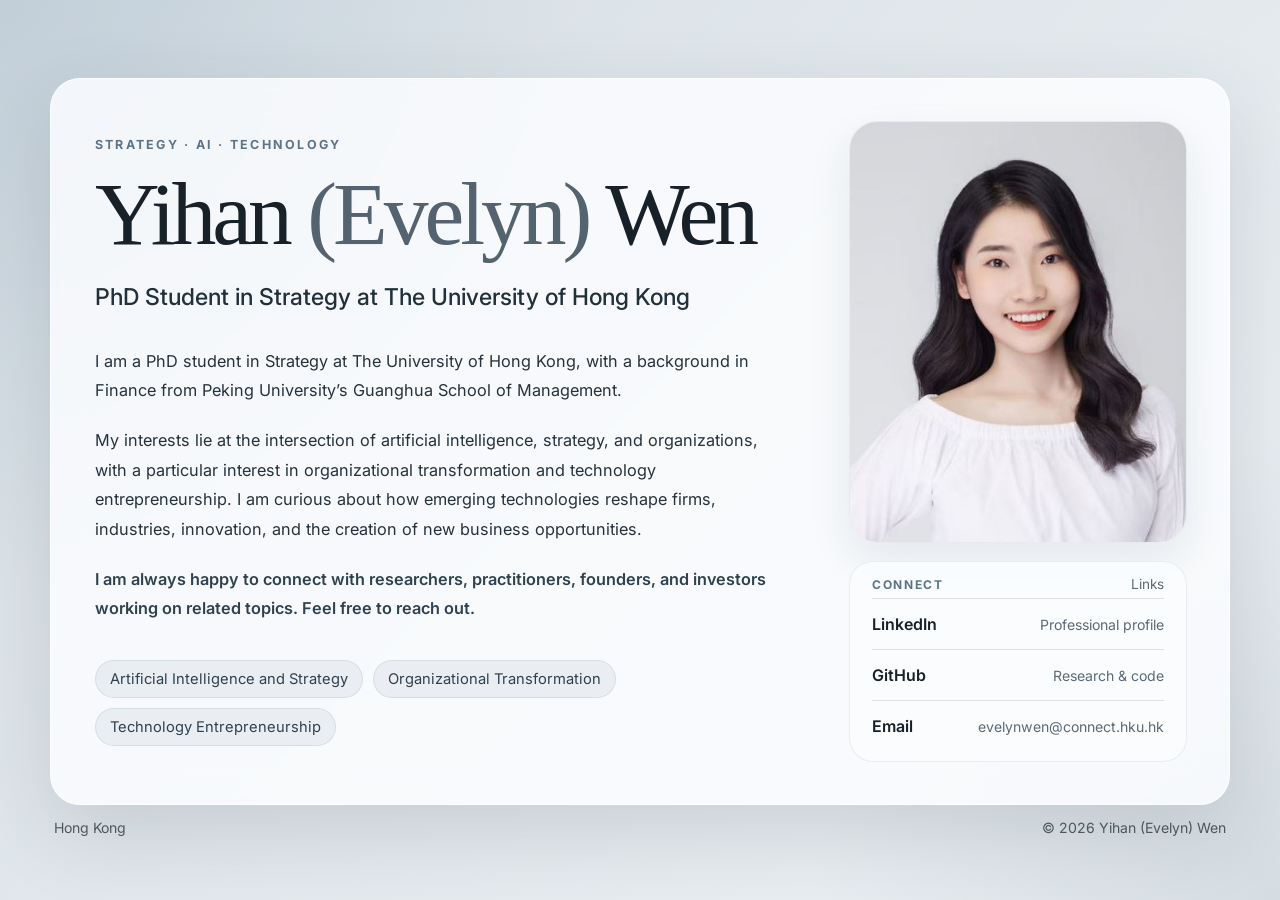
<file: index.html>
<!DOCTYPE html>
<html lang="en">
<head>
  <meta charset="UTF-8" />
  <meta name="viewport" content="width=device-width, initial-scale=1.0" />
  <meta name="description" content="Yihan (Evelyn) Wen — PhD Student in Strategy at The University of Hong Kong." />
  <title>Yihan (Evelyn) Wen</title>
  <link rel="preconnect" href="https://fonts.googleapis.com">
  <link rel="preconnect" href="https://fonts.gstatic.com" crossorigin>
  <link href="https://fonts.googleapis.com/css2?family=Inter:wght@400;500;600;700&display=swap" rel="stylesheet">
  <link rel="stylesheet" href="style.css" />
</head>

<body>
  <div class="page-shell">
    <main class="profile-card">
      <section class="left-col">
        <p class="eyebrow">Strategy · AI · Technology</p>

        <h1>Yihan <span>(Evelyn)</span> Wen</h1>

        <p class="subtitle">
          PhD Student in Strategy at The University of Hong Kong
        </p>

        <div class="intro">
          <p>
            I am a PhD student in Strategy at The University of Hong Kong, with a background
            in Finance from Peking University’s Guanghua School of Management.
          </p>

          <p>
            My interests lie at the intersection of artificial intelligence, strategy, and organizations,
            with a particular interest in organizational transformation and technology entrepreneurship.
            I am curious about how emerging technologies reshape firms, industries, innovation,
            and the creation of new business opportunities.
          </p>

          <p class="reachout">
            I am always happy to connect with researchers, practitioners, founders, and investors
            working on related topics. Feel free to reach out.
          </p>
        </div>

        <div class="interest-row">
          <span>Artificial Intelligence and Strategy</span>
          <span>Organizational Transformation</span>
          <span>Technology Entrepreneurship</span>
        </div>
      </section>

      <aside class="right-col">
        <div class="portrait-wrap">
          <img src="headshot.jpg" alt="Portrait of Yihan Evelyn Wen" class="portrait" />
        </div>

        <div class="contact-panel">
          <div class="panel-top">
            <p class="panel-label">Connect</p>
            <p class="panel-note">Links</p>
          </div>

          <a href="https://www.linkedin.com/in/evelyn-w-b27555374" target="_blank" rel="noopener">
            <span>LinkedIn</span>
            <span class="meta">Professional profile</span>
          </a>

          <a href="https://github.com/Evelyn-wen" target="_blank" rel="noopener">
            <span>GitHub</span>
            <span class="meta">Research &amp; code</span>
          </a>

          <a href="mailto:evelynwen@connect.hku.hk">
            <span>Email</span>
            <span class="meta">evelynwen@connect.hku.hk</span>
          </a>
        </div>
      </aside>
    </main>

    <footer class="footer">
      <span>Hong Kong</span>
      <span>© <span id="year"></span> Yihan (Evelyn) Wen</span>
    </footer>
  </div>

  <script>
    document.getElementById("year").textContent = new Date().getFullYear();
  </script>
</body>
</html>
</file>
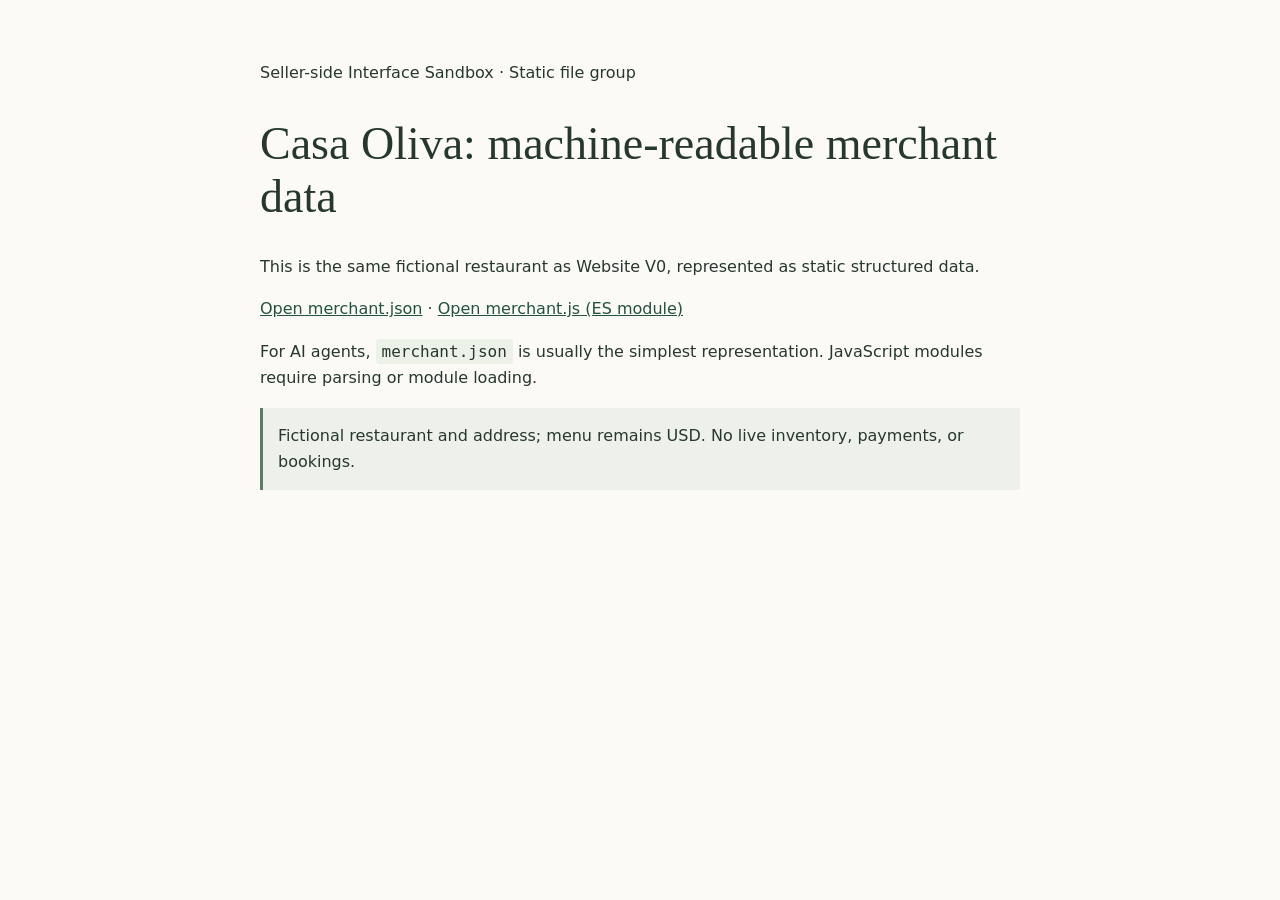
<file: seller-interface-sandbox/js-file/index.html>
<!doctype html><html lang="en"><head><meta charset="utf-8"><meta name="viewport" content="width=device-width, initial-scale=1"><title>Casa Oliva — Merchant Data Feed</title><style>body{font:16px/1.65 system-ui,sans-serif;max-width:760px;margin:60px auto;padding:0 22px;color:#26382c;background:#fbfaf7}h1{font:normal 46px Georgia,serif}a{color:#22533b}code{background:#edf2e9;padding:3px 6px;border-radius:3px}.note{padding:15px;background:#eef1eb;border-left:3px solid #597c62}</style></head><body><p>Seller-side Interface Sandbox · Static file group</p><h1>Casa Oliva: machine-readable merchant data</h1><p>This is the same fictional restaurant as Website V0, represented as static structured data.</p><p><a href="./merchant.json">Open merchant.json</a> · <a href="./merchant.js">Open merchant.js (ES module)</a></p><p>For AI agents, <code>merchant.json</code> is usually the simplest representation. JavaScript modules require parsing or module loading.</p><p class="note">Fictional restaurant and address; menu remains USD. No live inventory, payments, or bookings.</p></body></html>
</file>
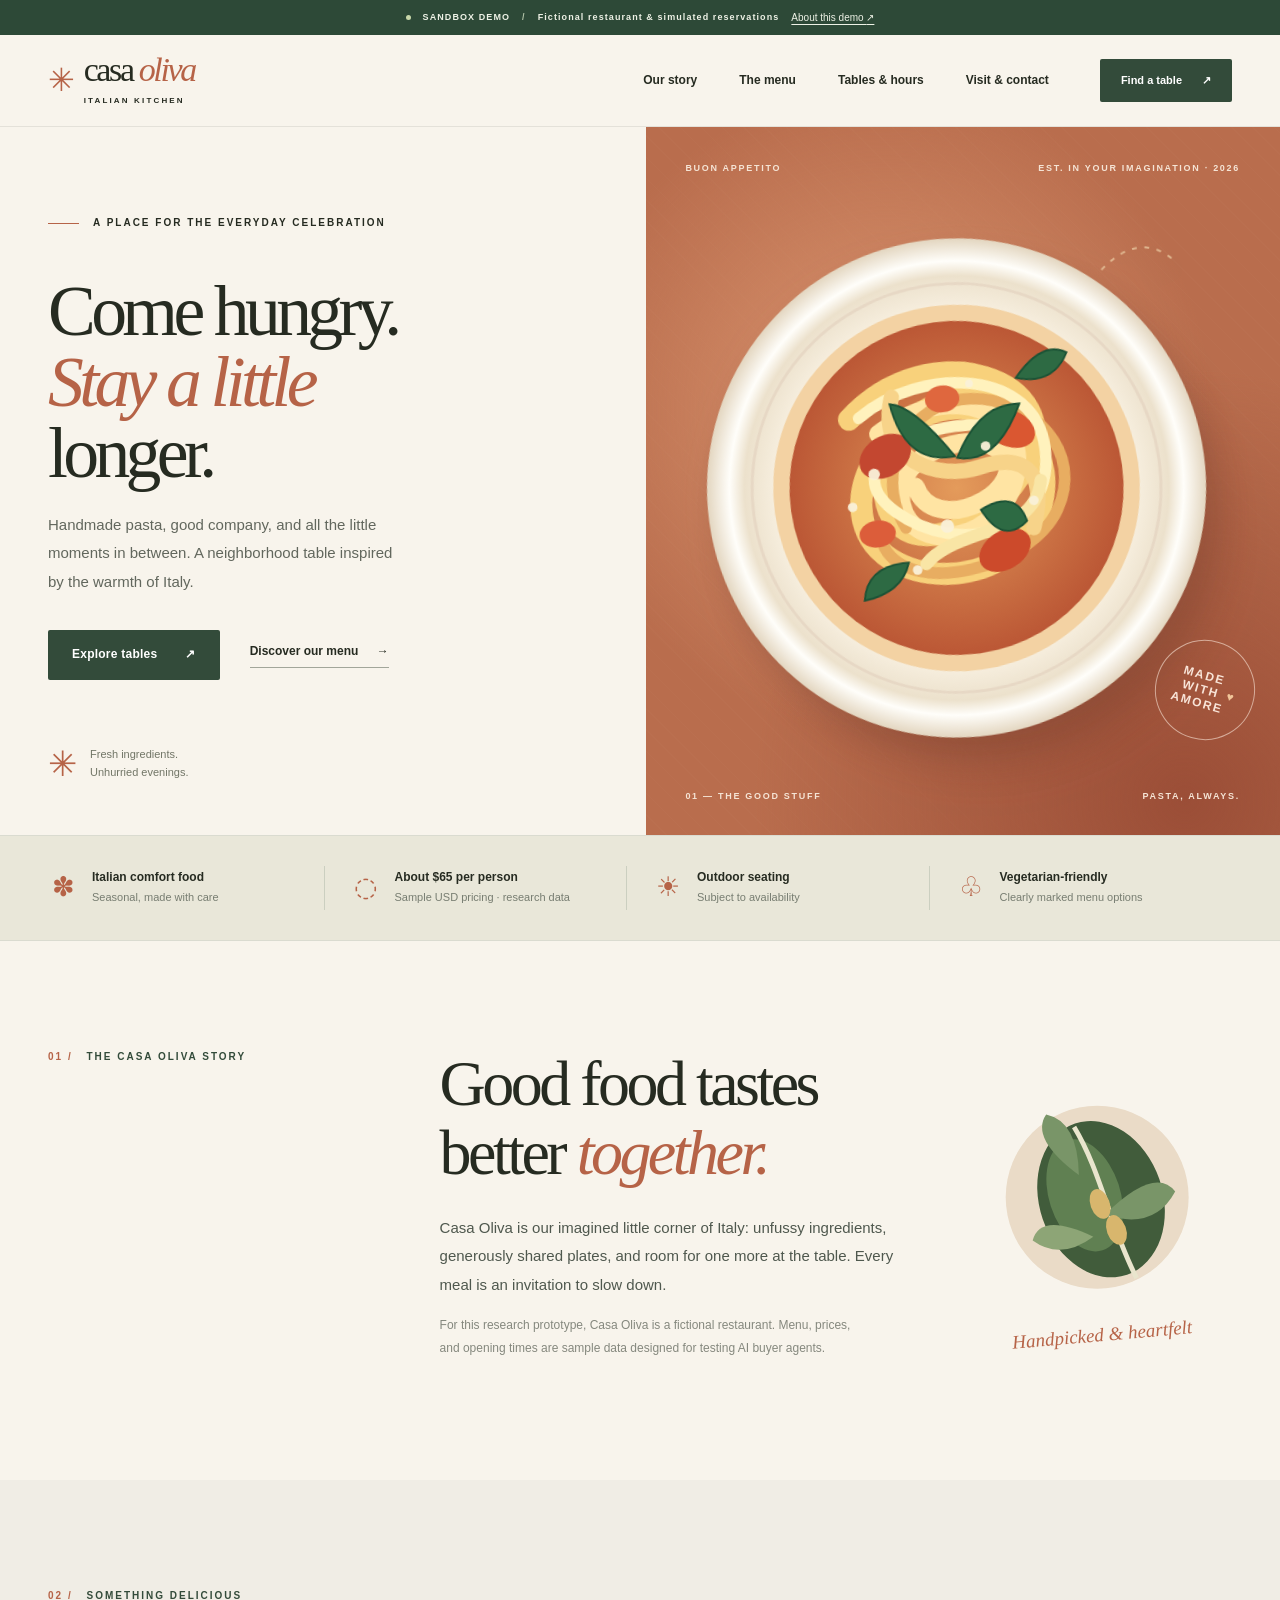
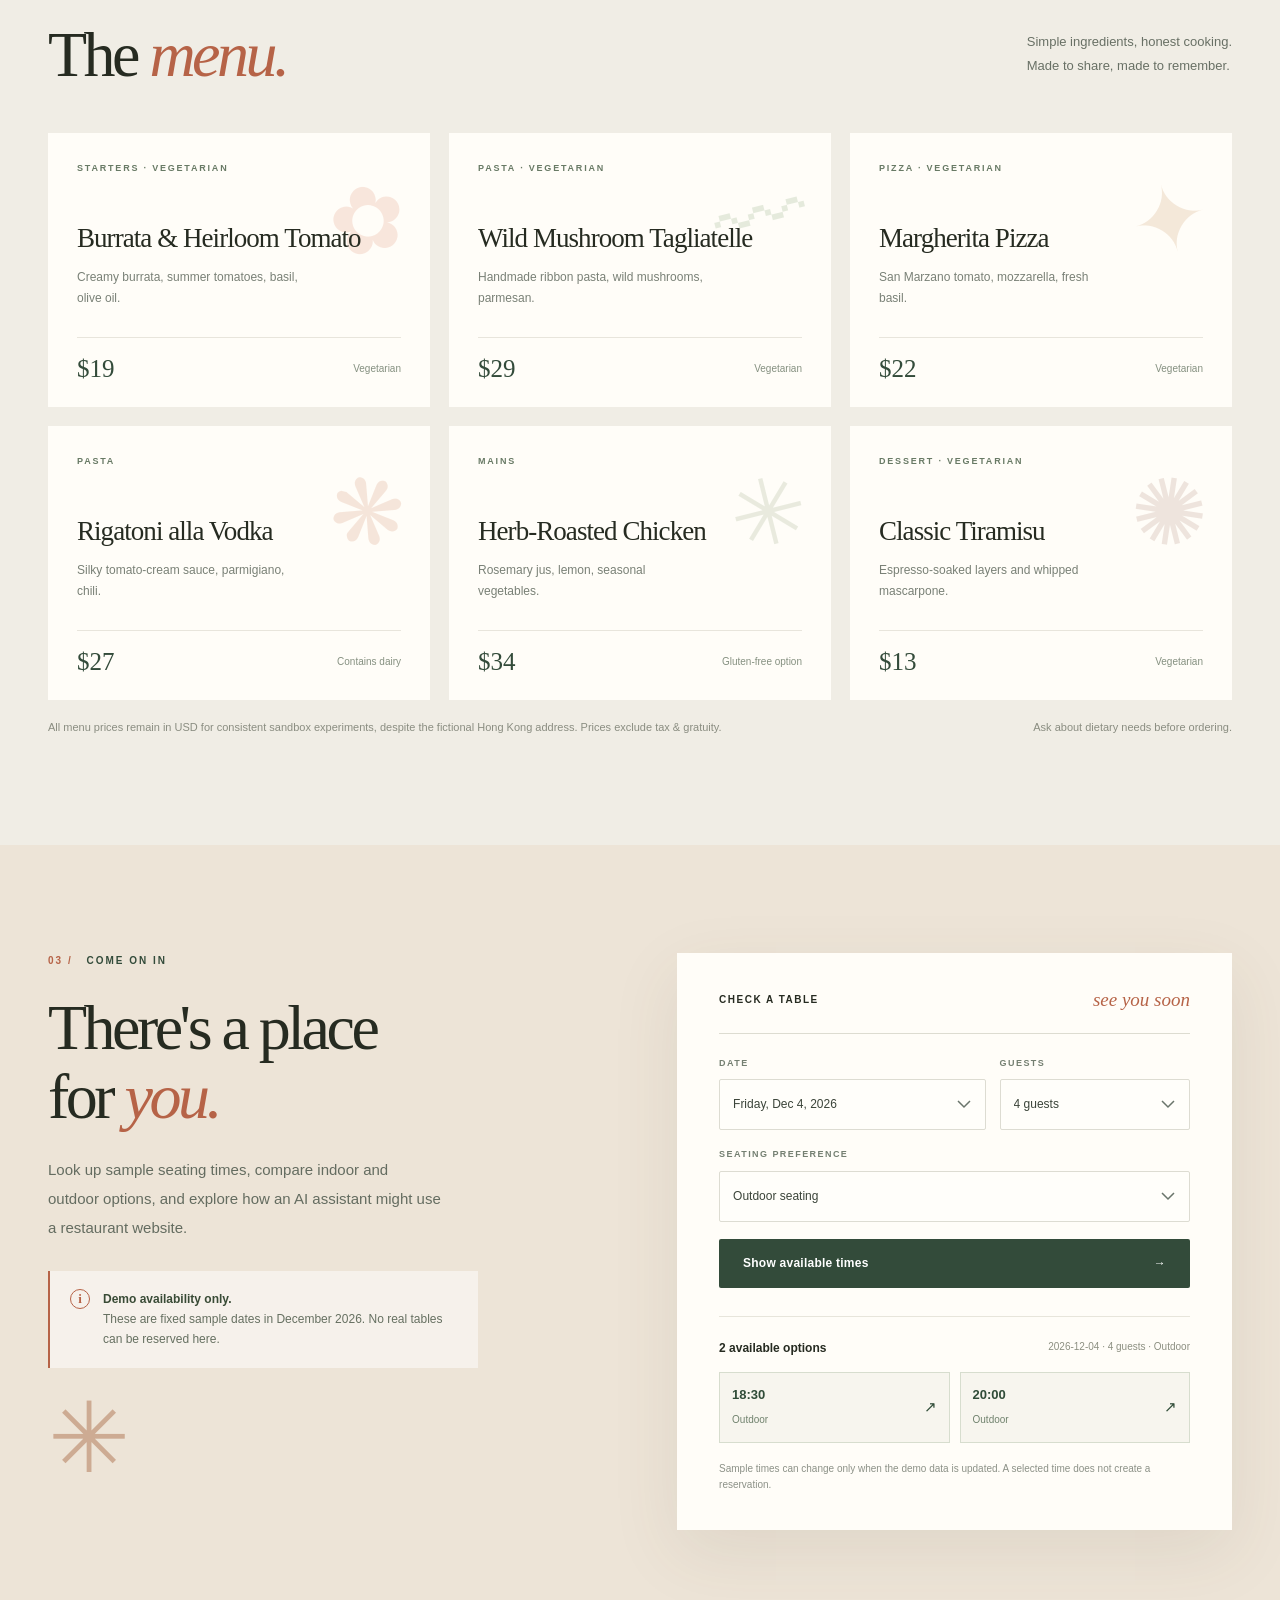
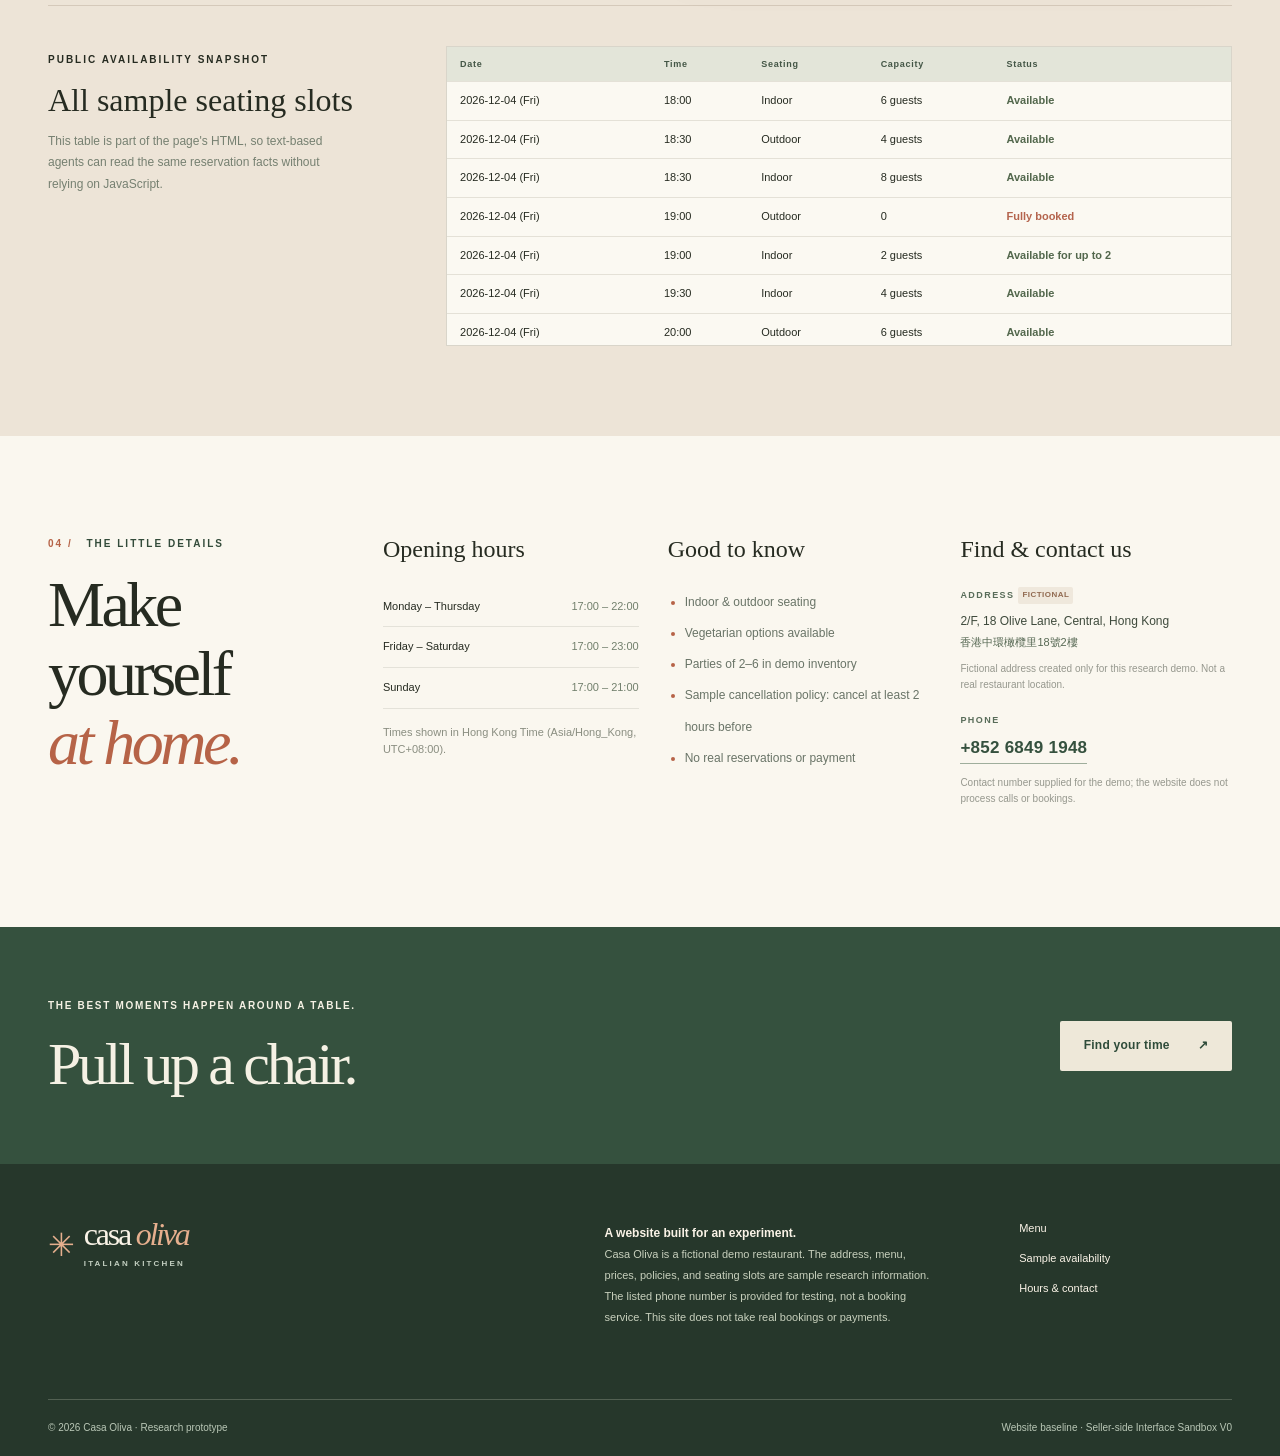
<file: seller-interface-sandbox/website-v0/index.html>
<!doctype html>
<html lang="en">
<head>
  <meta charset="utf-8">
  <meta name="viewport" content="width=device-width, initial-scale=1">
  <meta name="description" content="Casa Oliva is a fictional Italian restaurant used to test how AI buyer agents read merchant websites. Explore its menu, hours, seating and sample availability.">
  <meta name="color-scheme" content="light">
  <title>Casa Oliva — Italian Kitchen & Gathering Place</title>
  
  <style>
:root{--cream:#f8f4ec;--cream-2:#f0eadd;--paper:#fffdf8;--ink:#262b21;--muted:#787a70;--olive:#334b3a;--terra:#b66347;--line:#dddcd1;--yellow:#e7ba7d;--shadow:0 18px 55px rgba(46,50,39,.12)}
*{box-sizing:border-box}html{scroll-behavior:smooth}body{margin:0;color:var(--ink);background:var(--cream);font-family:Inter,ui-sans-serif,-apple-system,BlinkMacSystemFont,"Segoe UI",Arial,sans-serif;font-size:15px;line-height:1.6}a{color:inherit;text-decoration:none}button,select{font:inherit}button{cursor:pointer}a:focus-visible,button:focus-visible,select:focus-visible{outline:3px solid var(--terra);outline-offset:4px}h1,h2,h3,p{margin-top:0}h1,h2,h3{line-height:1.15}.container{max-width:1220px;width:calc(100% - 96px);margin:0 auto}.skip-link{position:absolute;left:12px;top:-70px;background:white;padding:10px;z-index:20}.skip-link:focus{top:12px}.research-banner{height:35px;background:#2d4937;color:#eef2e6;display:flex;align-items:center;justify-content:center;gap:12px;letter-spacing:.12em;font-size:9px;font-weight:750}.research-banner .dot{display:inline-block;width:5px;height:5px;background:#c9d8aa;border-radius:50%}.research-banner .separator{color:#b3c5aa}.research-banner a{letter-spacing:0;font-size:10px;text-decoration:underline;text-underline-offset:3px;font-weight:500}.site-header{height:92px;background:var(--cream);border-bottom:1px solid rgba(55,66,49,.1);position:relative;z-index:5}.header-inner{height:100%;display:flex;align-items:center;justify-content:space-between;gap:22px}.wordmark{display:flex;align-items:center;gap:11px;font-family:Georgia,"Times New Roman",serif;font-size:34px;letter-spacing:-.07em;line-height:.9;white-space:nowrap}.wordmark em{font-weight:normal;color:var(--terra)}.wordmark small{display:block;font:700 8px/1.4 Arial,sans-serif;letter-spacing:.27em;margin-top:9px}.mark{font-size:32px;color:var(--terra);font-family:Arial,sans-serif}.desktop-nav{display:flex;gap:42px;margin-left:auto;margin-right:29px;font-size:12px;font-weight:650}.desktop-nav a:hover,.text-link:hover,.footer-links a:hover{color:var(--terra)}.nav-cta{background:var(--olive);color:white;padding:13px 21px;border-radius:2px;font-weight:650;font-size:11px;display:flex;gap:20px;align-items:center}.nav-cta:hover,.button-dark:hover{background:#4a674f}.menu-toggle,.mobile-nav{display:none}.hero{min-height:630px;display:grid;grid-template-columns:1fr 49.5%;overflow:hidden}.hero-copy{padding:88px max(42px,calc((100vw - 1220px)/2)) 43px max(48px,calc((100vw - 1220px)/2));display:flex;flex-direction:column;align-items:flex-start}.eyebrow,.section-label,.dish-tag,.table-label{letter-spacing:.2em;font-size:10px;font-weight:800}.eyebrow{display:flex;gap:14px;align-items:center;white-space:nowrap}.eyebrow-line{display:inline-block;width:31px;height:1px;background:var(--terra)}.hero h1{font:normal clamp(60px,5.6vw,89px)/.99 Georgia,"Times New Roman",serif;letter-spacing:-.065em;margin:35px 0 22px;white-space:nowrap}.hero h1 em,.section h2 em,.final-cta h2 em,.dialog-inner h2 em{font-weight:normal;color:var(--terra)}.hero-intro{font-size:15px;max-width:360px;color:#62675d;line-height:1.9}.hero-actions{display:flex;align-items:center;gap:30px;margin-top:19px}.button{display:inline-flex;justify-content:space-between;gap:28px;align-items:center;padding:15px 24px;font-size:12px;font-weight:700;letter-spacing:.02em;border:0;border-radius:2px;transition:background .2s,transform .2s}.button:hover{transform:translateY(-1px)}.button-dark{background:var(--olive);color:white}.text-link{font-size:12px;font-weight:750;border-bottom:1px solid #a2a69a;padding-bottom:5px}.text-link span{margin-left:15px}.hero-bottom{display:flex;align-items:center;gap:13px;margin-top:auto;padding-top:55px;font-size:11px;color:#717566;line-height:1.65}.hero-mini-icon{font-size:35px;color:var(--terra)}.hero-art{background:#b96d4d;min-height:630px;position:relative;overflow:hidden}.hero-art:before{content:"";position:absolute;inset:0;background:radial-gradient(circle at 38% 40%,#db9670,transparent 56%),radial-gradient(circle at 85% 95%,#9b4e37,transparent 50%),repeating-linear-gradient(45deg,transparent 0 14px,rgba(255,245,215,.015) 14px 15px)}.art-topline,.art-bottomline{position:absolute;z-index:2;color:#f5e4d5;left:39px;right:40px;display:flex;justify-content:space-between;font-size:9px;font-weight:750;letter-spacing:.19em}.art-topline{top:34px}.art-bottomline{bottom:32px}.hero-dish{width:min(100%,670px);height:100%;max-height:630px;position:absolute;inset:20px 0 0 0;margin:auto;filter:drop-shadow(4px 16px 16px #7c443c32);transform:rotate(-8deg)}.art-stamp{position:absolute;z-index:2;bottom:95px;right:25px;color:#f8e4d8;border:1px solid #f8e4d899;border-radius:100%;width:100px;height:100px;display:flex;align-items:center;justify-content:center;text-align:center;line-height:1.25;font:700 12px Arial;letter-spacing:.15em;transform:rotate(16deg)}.art-stamp span{color:#f1c69a}.quick-facts{background:#e9e7d9;border-top:1px solid #dadbd0;border-bottom:1px solid #dadbd0}.facts-grid{display:grid;grid-template-columns:repeat(4,1fr);padding:30px 0;gap:26px}.facts-grid>div{display:flex;gap:14px;align-items:center;border-right:1px solid #cbcfc0}.facts-grid>div:last-child{border-right:0}.fact-icon{font-size:27px;color:var(--terra);width:30px;text-align:center}.facts-grid strong{display:block;font-size:12px;line-height:1.4}.facts-grid small{display:block;font-size:11px;color:#777d71;margin-top:3px}.section{padding:108px 0}.section-label{color:var(--olive)}.section-number{color:var(--terra);margin-right:9px}.story-grid{display:grid;grid-template-columns:1fr 1.4fr .74fr;gap:40px;align-items:start}.story-text h2,.section h2{font:normal clamp(47px,5vw,69px)/1.08 Georgia,serif;letter-spacing:-.055em;margin:0 0 27px}.story-text p{max-width:475px;color:#4f584e;font-size:15px;line-height:1.9}.story-text .subtle-copy{font-size:12px;color:#85887e;max-width:420px}.story-illustration{align-self:center;display:grid;place-items:center;padding:5px 0}.story-illustration svg{width:100%;max-width:260px}.story-illustration span{font:italic 19px Georgia;color:var(--terra);transform:rotate(-5deg)}.menu-section{background:#f0ede5}.section-heading-row{display:flex;justify-content:space-between;align-items:end;margin-bottom:44px}.section-heading-row h2{margin:16px 0 0}.section-heading-row>p{color:#687065;line-height:1.9;font-size:13px;margin-bottom:10px}.menu-grid{display:grid;grid-template-columns:repeat(3,minmax(0,1fr));gap:19px}.menu-card{background:var(--paper);min-height:274px;padding:28px 29px 24px;position:relative;overflow:hidden;display:flex;flex-direction:column;transition:transform .2s,box-shadow .2s}.menu-card:hover{transform:translateY(-3px);box-shadow:var(--shadow)}.dish-tag{color:#687a65;font-size:9px;z-index:1}.dish-illustration{position:absolute;top:42px;right:24px;font:normal 92px/1 Georgia,serif;opacity:.17;transform:rotate(-14deg)}.dish-one{color:#d97856}.dish-two{color:#6a905a}.dish-three{color:#c08347}.dish-four{color:#ca764d}.dish-five{color:#809466}.dish-six{color:#9e6d5c}.menu-card h3{font:normal 27px/1.2 Georgia,serif;letter-spacing:-.035em;margin:47px 0 12px;position:relative}.menu-card p{font-size:12px;color:#798076;max-width:230px;line-height:1.75}.dish-bottom{display:flex;align-items:center;justify-content:space-between;border-top:1px solid #e8e5dc;margin-top:auto;padding-top:17px}.dish-bottom span:first-child{font:normal 25px Georgia,serif;color:var(--olive)}.dish-bottom span:last-child{color:#859080;font-size:10px}.menu-footnote{display:flex;justify-content:space-between;gap:12px;color:#8a8d81;font-size:11px;margin-top:19px}.reservation-section{background:#ede4d7;padding-bottom:90px}.reserve-layout{display:grid;grid-template-columns:1fr 1.02fr;gap:85px}.reserve-left h2{margin:24px 0}.reserve-left>p{max-width:395px;line-height:1.95;color:#646c60}.reserve-card{background:var(--paper);padding:36px 42px;box-shadow:0 22px 65px #554c3818}.card-heading{display:flex;align-items:center;justify-content:space-between;padding-bottom:22px;border-bottom:1px solid var(--line);margin-bottom:22px;font-size:10px;font-weight:800;letter-spacing:.15em}.tiny-script{font:italic 19px Georgia,serif;letter-spacing:0;color:var(--terra)}.availability-note{display:flex;gap:13px;align-items:start;padding:18px 20px;background:#ffffff80;border-left:2px solid var(--terra);font-size:12px;line-height:1.7;color:#667061;margin-top:28px;max-width:430px}.availability-note strong{color:#394b36}.note-symbol{display:flex;flex:0 0 20px;width:20px;height:20px;justify-content:center;align-items:center;border:1px solid var(--terra);border-radius:100%;font:bold 13px Georgia;color:var(--terra)}.small-flourish{font:normal 98px Georgia;color:#b37d5c;opacity:.55;margin-top:13px}.field-row{display:grid;grid-template-columns:1.4fr 1fr;gap:14px}.field{display:block;margin-bottom:17px}.field span{display:block;font-size:9px;font-weight:800;letter-spacing:.16em;color:#747f71;margin-bottom:9px}.field select{width:100%;border:1px solid #dddcd2;background:#fffefa;border-radius:2px;color:#3b4439;padding:15px 36px 15px 13px;font-size:12px;appearance:none;background-image:url("data:image/svg+xml,%3Csvg xmlns='http://www.w3.org/2000/svg' width='14' height='9' viewBox='0 0 14 9'%3E%3Cpath d='m1 1 6 6 6-6' fill='none' stroke='%236a756b' stroke-width='1.5'/%3E%3C/svg%3E");background-repeat:no-repeat;background-position:right 14px center}.full-width{width:100%}.result-container{border-top:1px solid #e7e5db;margin-top:28px;padding-top:22px}.result-header{display:flex;justify-content:space-between;align-items:start;gap:16px;margin-bottom:14px}.result-header strong{font-size:12px}.result-header span{font-size:10px;color:#8c8f81;text-align:right}.result-empty{color:#898c81;font-size:12px;margin-bottom:2px}.slot-list{display:grid;grid-template-columns:repeat(2,1fr);gap:10px}.slot-button{background:#f7f5ee;border:1px solid #d7ddce;padding:12px;color:#304c38;text-align:left;display:flex;justify-content:space-between;align-items:center;gap:8px;min-width:0;transition:background .2s}.slot-button:hover{background:#e7eee4;border-color:#a9bea5}.slot-button strong{display:block;font-size:13px}.slot-button small{font-size:10px;color:#70826d}.slot-button .arrow{font-size:15px}.fine-print{font-size:10px;line-height:1.65;color:#8c9187;margin:18px 0 0}.inventory-explainer{display:grid;grid-template-columns:.62fr 1.38fr;gap:45px;margin-top:75px;padding-top:40px;border-top:1px solid #d5c9ba}.inventory-explainer h3{font:normal 32px Georgia,serif;margin:12px 0}.inventory-explainer p{font-size:12px;color:#768071;line-height:1.8;max-width:305px}.table-wrap{max-height:300px;overflow:auto;border:1px solid #d9d5ca;background:#fbf9f2}table{width:100%;border-collapse:collapse;text-align:left;font-size:11px;white-space:nowrap}caption{font-size:0;position:absolute;width:1px;height:1px;overflow:hidden}th,td{padding:10px 13px;border-bottom:1px solid #e4e1d7}th{position:sticky;top:0;background:#e3e5d9;font-size:9px;letter-spacing:.08em;color:#445646;z-index:1}td:last-child{color:#52674c;font-weight:650}tr[data-capacity="0"] td:last-child{color:#b4644d}.visit-section{padding:100px 0;background:#faf7ef}.visit-grid{display:grid;grid-template-columns:1.4fr 1fr 1fr;gap:55px}.visit-grid h2{margin:18px 0}.visit-col h3{font:normal 27px Georgia,serif;margin-bottom:24px}.hours div{display:flex;justify-content:space-between;gap:20px;border-bottom:1px solid #e4e2d9;padding:11px 0}.hours dt,.hours dd{font-size:11px;margin:0}.hours dd{color:#72806d;white-space:nowrap}.visit-col>p{color:#8a8e81;font-size:11px;margin-top:15px}.detail-list{padding-left:17px;color:#697467;font-size:12px;line-height:2.6}.detail-list li::marker{color:var(--terra)}.final-cta{background:#35513e;color:#f5f1e4;padding:65px 0}.final-cta .container{display:flex;align-items:center;justify-content:space-between}.final-cta span:not(.button span){font-size:10px;letter-spacing:.17em;font-weight:700}.final-cta h2{font:normal 60px Georgia,serif;letter-spacing:-.055em;margin:14px 0 0}.button-light{background:#eee8d9;color:#2e4b39}.button-light:hover{background:white}.site-footer{background:#26372b;color:#faf3e7;padding:56px 0 20px}.footer-top{display:grid;grid-template-columns:1.4fr 1fr .6fr;gap:60px;padding-bottom:60px}.footer-wordmark{font-size:32px;align-self:start}.footer-top strong{font-size:12px}.footer-top p{font-size:11px;color:#c8d0bd;line-height:1.9;max-width:330px}.footer-links{display:flex;flex-direction:column;gap:12px;font-size:11px}.footer-bottom{border-top:1px solid #526052;padding-top:20px;display:flex;justify-content:space-between;font-size:10px;color:#b9c7b6}.site-footer .wordmark em,.site-footer .mark{color:#e6af8e}.site-footer .wordmark small{color:#c3cfc1}dialog{max-width:450px;border:0;box-shadow:0 30px 100px #17231d66;padding:0;background:#fffcf6;color:var(--ink)}dialog::backdrop{background:#1a2722a0}.dialog-inner{padding:40px;position:relative}.dialog-close{position:absolute;top:12px;right:20px;border:0;background:none;font-size:30px;color:#53634f}.dialog-badge{color:#63806a;letter-spacing:.16em;font-size:10px;font-weight:800}.dialog-inner h2{font:normal 43px/1.12 Georgia,serif;letter-spacing:-.05em;margin:18px 0}.dialog-inner p{font-size:13px;line-height:1.8}.dialog-disclaimer{background:#f4efe5;padding:12px;color:#777c6f;font-size:11px!important}.dialog-okay{margin-top:10px;width:100%}
.visit-grid{grid-template-columns:1.16fr .97fr 1fr 1.03fr;gap:29px}.visit-col h3{font-size:24px}.contact-col{min-width:0}.contact-label{font-size:9px!important;font-weight:800;letter-spacing:.16em;color:#586c59!important;margin:2px 0 7px!important}.merchant-address{font-size:12px;line-height:1.8;font-style:normal;color:#3e4a3c;overflow-wrap:anywhere}.merchant-address span{font-size:11px;color:#566853}.contact-hint{font-size:10px!important;color:#96988e!important;margin:7px 0 20px!important;line-height:1.6!important}.contact-phone{display:inline-block;font-size:17px;font-weight:700;letter-spacing:.015em;color:#35513e;border-bottom:1px solid #9fae9c;padding-bottom:2px;margin-bottom:4px}.contact-phone:hover{color:#b66347}.demo-tag{display:inline-block;letter-spacing:.06em;color:#916a51;background:#efe8dc;border-radius:2px;font-size:8px;padding:2px 4px;vertical-align:middle}
@media(max-width:1150px){.visit-grid{grid-template-columns:1fr 1fr;gap:35px}.visit-grid>div:first-child{grid-column:1/-1}.hero-copy{padding-left:50px;padding-right:25px}.hero h1{font-size:68px}.hero-art{min-height:580px}.hero{min-height:580px}.reserve-layout{gap:40px}.story-grid{grid-template-columns:1fr 1.5fr}.story-illustration{display:none}.facts-grid{gap:10px}.facts-grid strong{font-size:11px}}
@media(max-width:800px){.container{width:calc(100% - 40px)}.site-header{height:76px}.desktop-nav,.nav-cta{display:none}.menu-toggle{display:flex;flex-direction:column;gap:5px;border:0;background:none;padding:12px}.menu-toggle span{width:23px;height:2px;background:var(--olive)}.mobile-nav:not([hidden]){display:flex;position:absolute;top:76px;left:0;right:0;background:#fbf8ef;box-shadow:0 8px 12px #24332522;flex-direction:column;padding:20px;gap:17px;z-index:6;font-weight:600}.hero{display:flex;flex-direction:column}.hero-copy{min-height:535px;padding:55px 25px 35px}.hero h1{font-size:clamp(54px,9vw,82px);margin:32px 0 25px}.hero-art{min-height:530px}.hero-dish{max-height:525px}.facts-grid{grid-template-columns:repeat(2,1fr);padding:25px 0;gap:27px}.facts-grid>div:nth-child(2){border-right:0}.section{padding:75px 0}.story-grid{grid-template-columns:1fr;gap:22px}.story-text h2,.section h2{font-size:clamp(46px,7vw,65px)}.section-heading-row{align-items:start}.menu-grid{grid-template-columns:repeat(2,1fr)}.reserve-layout{grid-template-columns:1fr}.reserve-left>p{max-width:620px}.small-flourish{display:none}.inventory-explainer{grid-template-columns:1fr;gap:20px;margin-top:48px}.visit-grid{grid-template-columns:1fr 1fr}.visit-grid>div:first-child{grid-column:1/-1}.footer-top{grid-template-columns:1fr 1fr;gap:40px}.footer-wordmark{grid-column:1/-1}.footer-bottom{gap:10px}}
@media(max-width:520px){.research-banner{height:auto;min-height:37px;flex-wrap:wrap;gap:5px 8px;font-size:8px;text-align:center;padding:4px 8px}.research-banner a{font-size:8px}.wordmark{font-size:29px}.mark{font-size:26px}.hero-copy{min-height:565px;padding:47px 23px 30px}.hero h1{font-size:clamp(48px,13vw,64px);white-space:normal}.hero-art{min-height:405px}.art-topline,.art-bottomline{left:20px;right:20px;font-size:7px}.hero-dish{max-height:430px}.art-stamp{width:76px;height:76px;font-size:9px;bottom:45px}.facts-grid{grid-template-columns:1fr 1fr}.fact-icon{font-size:22px;width:21px}.facts-grid>div{gap:10px;align-items:flex-start}.facts-grid strong{font-size:10px}.facts-grid small{font-size:9px}.section-heading-row{flex-direction:column;gap:15px}.menu-grid{grid-template-columns:1fr}.menu-card{min-height:245px}.menu-card h3{margin-top:38px}.menu-footnote{flex-direction:column}.reserve-card{padding:25px 20px}.field-row{grid-template-columns:1fr}.field select{font-size:12px}.result-header{flex-direction:column;gap:0}.slot-list{grid-template-columns:1fr 1fr}.inventory-explainer{overflow:hidden}.table-wrap{width:100%}.visit-grid{grid-template-columns:1fr}.visit-grid>div:first-child{grid-column:auto}.final-cta .container{flex-direction:column;align-items:start;gap:28px}.final-cta h2{font-size:51px}.footer-top{display:flex;flex-direction:column;gap:27px}.footer-bottom{flex-direction:column}.dialog-inner{padding:30px}}
@media(prefers-reduced-motion:reduce){html{scroll-behavior:auto}.button,.menu-card{transition:none}}

</style>
  
</head>
<body>
  <a class="skip-link" href="#main">Skip to content</a>
  <div class="research-banner" role="note"><span class="dot"></span> SANDBOX DEMO <span class="separator">/</span> Fictional restaurant &amp; simulated reservations <a href="#research-note">About this demo <span aria-hidden="true">↗</span></a></div>

  <header class="site-header">
    <div class="header-inner container">
      <a class="wordmark" href="#home" aria-label="Casa Oliva home"><span class="mark" aria-hidden="true">✳</span><span>casa <em>oliva</em><small>ITALIAN KITCHEN</small></span></a>
      <nav class="desktop-nav" aria-label="Main navigation">
        <a href="#story">Our story</a>
        <a href="#menu">The menu</a>
        <a href="#availability">Tables &amp; hours</a>
        <a href="#visit">Visit &amp; contact</a>
      </nav>
      <a class="nav-cta" href="#availability">Find a table <span aria-hidden="true">↗</span></a>
      <button class="menu-toggle" type="button" aria-label="Open menu" aria-expanded="false" aria-controls="mobile-nav"><span></span><span></span></button>
    </div>
    <nav id="mobile-nav" class="mobile-nav" aria-label="Mobile navigation" hidden>
      <a href="#story">Our story</a><a href="#menu">The menu</a><a href="#availability">Tables &amp; hours</a><a href="#visit">Visit &amp; contact</a>
    </nav>
  </header>

  <main id="main">
    <section class="hero" id="home" aria-labelledby="hero-heading">
      <div class="hero-copy">
        <p class="eyebrow"><span class="eyebrow-line"></span> A PLACE FOR THE EVERYDAY CELEBRATION</p>
        <h1 id="hero-heading">Come hungry.<br><em>Stay a little</em><br>longer.</h1>
        <p class="hero-intro">Handmade pasta, good company, and all the little moments in between. A neighborhood table inspired by the warmth of Italy.</p>
        <div class="hero-actions"><a class="button button-dark" href="#availability">Explore tables <span aria-hidden="true">↗</span></a><a class="text-link" href="#menu">Discover our menu <span aria-hidden="true">→</span></a></div>
        <div class="hero-bottom"><span class="hero-mini-icon" aria-hidden="true">✳</span><span>Fresh ingredients.<br>Unhurried evenings.</span></div>
      </div>
      <div class="hero-art" aria-label="Illustration of a fresh pasta dish with basil and tomatoes" role="img">
        <div class="art-topline"><span>BUON APPETITO</span><span>EST. IN YOUR IMAGINATION · 2026</span></div>
        <svg class="hero-dish" viewBox="0 0 660 650" aria-hidden="true">
          <defs>
            <filter id="plateShadow" x="-30%" y="-30%" width="160%" height="180%"><feGaussianBlur stdDeviation="19"/></filter>
            <radialGradient id="plateGrad"><stop offset="0" stop-color="#fffdf1"/><stop offset="0.67" stop-color="#fbf4e6"/><stop offset="0.85" stop-color="#ece1cc"/><stop offset="0.91" stop-color="#fffefa"/><stop offset="1" stop-color="#e3d6c0"/></radialGradient>
            <radialGradient id="sauceGrad"><stop offset="0" stop-color="#e49b5b"/><stop offset="1" stop-color="#bb5735"/></radialGradient>
          </defs>
          <ellipse cx="342" cy="357" rx="256" ry="252" fill="#753c26" opacity="0.27" filter="url(#plateShadow)"/>
          <circle cx="324" cy="321" r="260" fill="url(#plateGrad)"/>
          <circle cx="324" cy="321" r="213" fill="none" stroke="#e7d8c5" stroke-width="3"/>
          <circle cx="324" cy="321" r="191" fill="#f3d2a3"/>
          <circle cx="324" cy="321" r="174" fill="url(#sauceGrad)"/>
          <g fill="none" stroke-linecap="round">
            <path d="M223 235 C320 155,457 226,399 307 S224 389,254 291 S443 245,412 343 S231 421,223 342 S335 199,396 238" stroke="#f8d17b" stroke-width="23"/>
            <path d="M251 254 C330 207,410 249,387 316 S269 387,265 329 S367 259,379 298 S294 369,282 314" stroke="#ffe4a3" stroke-width="19"/>
            <path d="M241 372 C262 428,389 414,425 358 S416 239,352 231 S238 291,266 355" stroke="#e8ad61" stroke-width="12"/>
            <path d="M233 235 C305 189,425 209,421 296 S316 392,258 337 S297 246,360 260" stroke="#fff2bd" stroke-width="12"/>
            <path d="M270 218 C245 282,307 311,350 303 S423 311,398 373" stroke="#f7d389" stroke-width="16"/>
            <path d="M282 395 C318 361,399 383,412 325" stroke="#f9e5a5" stroke-width="13"/>
          </g>
          <g><ellipse cx="255" cy="278" rx="29" ry="21" fill="#c34730" transform="rotate(-25 255 278)"/><ellipse cx="387" cy="267" rx="28" ry="19" fill="#da5731" transform="rotate(30 387 267)"/><ellipse cx="365" cy="392" rx="29" ry="20" fill="#cc4a2b" transform="rotate(-24 365 392)"/><ellipse cx="236" cy="357" rx="19" ry="14" fill="#dc5d3a"/><ellipse cx="322" cy="227" rx="18" ry="14" fill="#df673e"/></g>
          <g fill="#2d6a43" stroke="#1a5235" stroke-width="2"><path d="M327 288 Q291 229 267 225 Q275 291 327 288Z"/><path d="M329 290 Q359 237 401 243 Q369 303 329 290Z"/><path d="M346 347 Q385 330 392 365 Q364 387 346 347Z"/><path d="M264 391 Q220 388 213 424 Q253 421 264 391Z"/><path d="M401 216 Q433 181 457 197 Q439 229 401 216Z"/></g>
          <g fill="#faf1d9" opacity="0.95"><circle cx="241" cy="295" r="6"/><circle cx="360" cy="282" r="5"/><circle cx="309" cy="359" r="7"/><circle cx="402" cy="345" r="5"/><circle cx="272" cy="400" r="5"/><circle cx="352" cy="215" r="4"/><circle cx="214" cy="326" r="5"/></g>
          <path d="M505 117 Q552 80 584 121" fill="none" stroke="#dfb68f" stroke-width="2" stroke-dasharray="5 8"/>
        </svg>
        <div class="art-stamp" aria-hidden="true">MADE<br>WITH<br>AMORE <span>♥</span></div>
        <div class="art-bottomline"><span>01 — THE GOOD STUFF</span><span>PASTA, ALWAYS.</span></div>
      </div>
    </section>

    <section class="quick-facts" aria-label="Restaurant highlights">
      <div class="container facts-grid">
        <div><span class="fact-icon">✽</span><span><strong>Italian comfort food</strong><small>Seasonal, made with care</small></span></div>
        <div><span class="fact-icon">◌</span><span><strong>About $65 per person</strong><small>Sample USD pricing · research data</small></span></div>
        <div><span class="fact-icon">☀</span><span><strong>Outdoor seating</strong><small>Subject to availability</small></span></div>
        <div><span class="fact-icon">♧</span><span><strong>Vegetarian-friendly</strong><small>Clearly marked menu options</small></span></div>
      </div>
    </section>

    <section class="story-section section" id="story" aria-labelledby="story-heading">
      <div class="container story-grid">
        <div class="section-label"><span class="section-number">01 /</span> THE CASA OLIVA STORY</div>
        <div class="story-text"><h2 id="story-heading">Good food tastes<br>better <em>together.</em></h2><p>Casa Oliva is our imagined little corner of Italy: unfussy ingredients, generously shared plates, and room for one more at the table. Every meal is an invitation to slow down.</p><p class="subtle-copy">For this research prototype, Casa Oliva is a fictional restaurant. Menu, prices, and opening times are sample data designed for testing AI buyer agents.</p></div>
        <div class="story-illustration" aria-hidden="true"><svg viewBox="0 0 270 260"><circle cx="130" cy="128" r="95" fill="#eadbc7"/><ellipse cx="134" cy="130" rx="64" ry="83" fill="#415c3b" transform="rotate(-19 134 130)"/><ellipse cx="117" cy="126" rx="37" ry="60" fill="#608052" transform="rotate(-18 117 126)"/><path d="M171 212 C143 158 134 101 106 55" stroke="#e9e5cd" stroke-width="5" fill="none"/><path d="M111 105 Q60 67 77 42 Q110 49 111 105Z" fill="#799568"/><path d="M138 146 Q190 95 211 122 Q189 163 138 146Z" fill="#799568"/><path d="M126 169 Q71 143 63 173 Q92 194 126 169Z" fill="#8da576"/><ellipse cx="133" cy="135" rx="10" ry="16" fill="#d8b66d" transform="rotate(-20 133 135)"/><ellipse cx="150" cy="162" rx="10" ry="16" fill="#d8b66d" transform="rotate(-20 150 162)"/></svg><span>Handpicked &amp; heartfelt</span></div>
      </div>
    </section>

    <section class="menu-section section" id="menu" aria-labelledby="menu-heading">
      <div class="container">
        <div class="section-heading-row"><div><div class="section-label"><span class="section-number">02 /</span> SOMETHING DELICIOUS</div><h2 id="menu-heading">The <em>menu.</em></h2></div><p>Simple ingredients, honest cooking.<br>Made to share, made to remember.</p></div>
        <div class="menu-grid">
          <article class="menu-card"><div class="dish-tag">STARTERS · VEGETARIAN</div><div class="dish-illustration dish-one" aria-hidden="true">✿</div><h3>Burrata &amp; Heirloom Tomato</h3><p>Creamy burrata, summer tomatoes, basil, olive oil.</p><div class="dish-bottom"><span>$19</span><span>Vegetarian</span></div></article>
          <article class="menu-card"><div class="dish-tag">PASTA · VEGETARIAN</div><div class="dish-illustration dish-two" aria-hidden="true">〰</div><h3>Wild Mushroom Tagliatelle</h3><p>Handmade ribbon pasta, wild mushrooms, parmesan.</p><div class="dish-bottom"><span>$29</span><span>Vegetarian</span></div></article>
          <article class="menu-card"><div class="dish-tag">PIZZA · VEGETARIAN</div><div class="dish-illustration dish-three" aria-hidden="true">✦</div><h3>Margherita Pizza</h3><p>San Marzano tomato, mozzarella, fresh basil.</p><div class="dish-bottom"><span>$22</span><span>Vegetarian</span></div></article>
          <article class="menu-card"><div class="dish-tag">PASTA</div><div class="dish-illustration dish-four" aria-hidden="true">❋</div><h3>Rigatoni alla Vodka</h3><p>Silky tomato-cream sauce, parmigiano, chili.</p><div class="dish-bottom"><span>$27</span><span>Contains dairy</span></div></article>
          <article class="menu-card"><div class="dish-tag">MAINS</div><div class="dish-illustration dish-five" aria-hidden="true">✳</div><h3>Herb-Roasted Chicken</h3><p>Rosemary jus, lemon, seasonal vegetables.</p><div class="dish-bottom"><span>$34</span><span>Gluten-free option</span></div></article>
          <article class="menu-card"><div class="dish-tag">DESSERT · VEGETARIAN</div><div class="dish-illustration dish-six" aria-hidden="true">✺</div><h3>Classic Tiramisu</h3><p>Espresso-soaked layers and whipped mascarpone.</p><div class="dish-bottom"><span>$13</span><span>Vegetarian</span></div></article>
        </div>
        <div class="menu-footnote"><span>All menu prices remain in USD for consistent sandbox experiments, despite the fictional Hong Kong address. Prices exclude tax &amp; gratuity.</span><span>Ask about dietary needs before ordering.</span></div>
      </div>
    </section>

    <section class="reservation-section section" id="availability" aria-labelledby="availability-heading">
      <div class="container reserve-layout">
        <div class="reserve-left"><div class="section-label"><span class="section-number">03 /</span> COME ON IN</div><h2 id="availability-heading">There's a place<br>for <em>you.</em></h2><p>Look up sample seating times, compare indoor and outdoor options, and explore how an AI assistant might use a restaurant website.</p><div class="availability-note"><span class="note-symbol">i</span><span><strong>Demo availability only.</strong><br>These are fixed sample dates in December 2026. No real tables can be reserved here.</span></div><div class="small-flourish" aria-hidden="true">✳</div></div>
        <div class="reserve-card">
          <div class="card-heading"><span>CHECK A TABLE</span><span class="tiny-script">see you soon</span></div>
          <form id="availability-form" class="availability-form">
            <div class="field-row"><label class="field"><span>DATE</span><select id="date-select" name="date"><option value="2026-12-04">Friday, Dec 4, 2026</option><option value="2026-12-05">Saturday, Dec 5, 2026</option><option value="2026-12-06">Sunday, Dec 6, 2026</option></select></label><label class="field"><span>GUESTS</span><select id="party-select" name="party_size"><option value="2">2 guests</option><option value="3">3 guests</option><option value="4" selected>4 guests</option><option value="5">5 guests</option><option value="6">6 guests</option></select></label></div>
            <label class="field"><span>SEATING PREFERENCE</span><select id="seat-select" name="seating"><option value="all">Indoor or outdoor</option><option value="Outdoor" selected>Outdoor seating</option><option value="Indoor">Indoor seating</option></select></label>
            <button class="button button-dark full-width" type="submit">Show available times <span aria-hidden="true">→</span></button>
          </form>
          <div class="result-container" id="availability-results" aria-live="polite"><div class="result-header"><strong>Available times</strong><span>Fri, Dec 4 · 4 guests · Outdoor</span></div><p class="result-empty">Select your preferences and click “Show available times.”</p></div>
          <p class="fine-print">Sample times can change only when the demo data is updated. A selected time does not create a reservation.</p>
        </div>
      </div>
      <div class="container inventory-explainer">
        <div><span class="table-label">PUBLIC AVAILABILITY SNAPSHOT</span><h3>All sample seating slots</h3><p>This table is part of the page's HTML, so text-based agents can read the same reservation facts without relying on JavaScript.</p></div>
        <div class="table-wrap"><table id="availability-table"><caption>Sample seating availability for December 4–6, 2026. Capacity is the maximum supported party size for that slot; zero means fully booked.</caption><thead><tr><th scope="col">Date</th><th scope="col">Time</th><th scope="col">Seating</th><th scope="col">Capacity</th><th scope="col">Status</th></tr></thead><tbody>
          <tr data-date="2026-12-04" data-time="18:00" data-seat="Indoor" data-capacity="6"><td>2026-12-04 (Fri)</td><td>18:00</td><td>Indoor</td><td>6 guests</td><td>Available</td></tr>
          <tr data-date="2026-12-04" data-time="18:30" data-seat="Outdoor" data-capacity="4"><td>2026-12-04 (Fri)</td><td>18:30</td><td>Outdoor</td><td>4 guests</td><td>Available</td></tr>
          <tr data-date="2026-12-04" data-time="18:30" data-seat="Indoor" data-capacity="8"><td>2026-12-04 (Fri)</td><td>18:30</td><td>Indoor</td><td>8 guests</td><td>Available</td></tr>
          <tr data-date="2026-12-04" data-time="19:00" data-seat="Outdoor" data-capacity="0"><td>2026-12-04 (Fri)</td><td>19:00</td><td>Outdoor</td><td>0</td><td>Fully booked</td></tr>
          <tr data-date="2026-12-04" data-time="19:00" data-seat="Indoor" data-capacity="2"><td>2026-12-04 (Fri)</td><td>19:00</td><td>Indoor</td><td>2 guests</td><td>Available for up to 2</td></tr>
          <tr data-date="2026-12-04" data-time="19:30" data-seat="Indoor" data-capacity="4"><td>2026-12-04 (Fri)</td><td>19:30</td><td>Indoor</td><td>4 guests</td><td>Available</td></tr>
          <tr data-date="2026-12-04" data-time="20:00" data-seat="Outdoor" data-capacity="6"><td>2026-12-04 (Fri)</td><td>20:00</td><td>Outdoor</td><td>6 guests</td><td>Available</td></tr>
          <tr data-date="2026-12-04" data-time="20:00" data-seat="Indoor" data-capacity="6"><td>2026-12-04 (Fri)</td><td>20:00</td><td>Indoor</td><td>6 guests</td><td>Available</td></tr>
          <tr data-date="2026-12-05" data-time="17:30" data-seat="Outdoor" data-capacity="2"><td>2026-12-05 (Sat)</td><td>17:30</td><td>Outdoor</td><td>2 guests</td><td>Available for up to 2</td></tr>
          <tr data-date="2026-12-05" data-time="18:30" data-seat="Outdoor" data-capacity="4"><td>2026-12-05 (Sat)</td><td>18:30</td><td>Outdoor</td><td>4 guests</td><td>Available</td></tr>
          <tr data-date="2026-12-05" data-time="19:00" data-seat="Outdoor" data-capacity="0"><td>2026-12-05 (Sat)</td><td>19:00</td><td>Outdoor</td><td>0</td><td>Fully booked</td></tr>
          <tr data-date="2026-12-05" data-time="19:00" data-seat="Indoor" data-capacity="6"><td>2026-12-05 (Sat)</td><td>19:00</td><td>Indoor</td><td>6 guests</td><td>Available</td></tr>
          <tr data-date="2026-12-05" data-time="20:30" data-seat="Indoor" data-capacity="6"><td>2026-12-05 (Sat)</td><td>20:30</td><td>Indoor</td><td>6 guests</td><td>Available</td></tr>
          <tr data-date="2026-12-06" data-time="18:30" data-seat="Outdoor" data-capacity="6"><td>2026-12-06 (Sun)</td><td>18:30</td><td>Outdoor</td><td>6 guests</td><td>Available</td></tr>
          <tr data-date="2026-12-06" data-time="19:00" data-seat="Outdoor" data-capacity="6"><td>2026-12-06 (Sun)</td><td>19:00</td><td>Outdoor</td><td>6 guests</td><td>Available</td></tr>
          <tr data-date="2026-12-06" data-time="19:00" data-seat="Indoor" data-capacity="6"><td>2026-12-06 (Sun)</td><td>19:00</td><td>Indoor</td><td>6 guests</td><td>Available</td></tr>
        </tbody></table></div>
      </div>
    </section>

    <section class="visit-section section" id="visit" aria-labelledby="visit-heading">
      <div class="container visit-grid">
        <div>
          <div class="section-label"><span class="section-number">04 /</span> THE LITTLE DETAILS</div>
          <h2 id="visit-heading">Make yourself<br><em>at home.</em></h2>
        </div>
        <div class="visit-col">
          <h3>Opening hours</h3>
          <dl class="hours"><div><dt>Monday – Thursday</dt><dd>17:00 – 22:00</dd></div><div><dt>Friday – Saturday</dt><dd>17:00 – 23:00</dd></div><div><dt>Sunday</dt><dd>17:00 – 21:00</dd></div></dl>
          <p>Times shown in Hong Kong Time (Asia/Hong_Kong, UTC+08:00).</p>
        </div>
        <div class="visit-col">
          <h3>Good to know</h3>
          <ul class="detail-list"><li>Indoor &amp; outdoor seating</li><li>Vegetarian options available</li><li>Parties of 2–6 in demo inventory</li><li>Sample cancellation policy: cancel at least 2 hours before</li><li>No real reservations or payment</li></ul>
        </div>
        <div class="visit-col contact-col" id="contact">
          <h3>Find &amp; contact us</h3>
          <p class="contact-label">ADDRESS <span class="demo-tag">FICTIONAL</span></p>
          <address class="merchant-address">2/F, 18 Olive Lane, Central, Hong Kong<br><span lang="zh-Hant">香港中環橄欖里18號2樓</span></address>
          <p class="contact-hint">Fictional address created only for this research demo. Not a real restaurant location.</p>
          <p class="contact-label">PHONE</p>
          <a class="contact-phone" href="tel:+85268491948" aria-label="Call plus eight five two six eight four nine one nine four eight">+852 6849 1948</a>
          <p class="contact-hint">Contact number supplied for the demo; the website does not process calls or bookings.</p>
        </div>
      </div>
    </section>

    <section class="final-cta"><div class="container"><div><span>THE BEST MOMENTS HAPPEN AROUND A TABLE.</span><h2>Pull up a chair.</h2></div><a class="button button-light" href="#availability">Find your time <span aria-hidden="true">↗</span></a></div></section>
  </main>

  <footer class="site-footer" id="research-note"><div class="container footer-top"><a class="wordmark footer-wordmark" href="#home"><span class="mark">✳</span><span>casa <em>oliva</em><small>ITALIAN KITCHEN</small></span></a><div><strong>A website built for an experiment.</strong><p>Casa Oliva is a fictional demo restaurant. The address, menu, prices, policies, and seating slots are sample research information. The listed phone number is provided for testing, not a booking service. This site does not take real bookings or payments.</p></div><div class="footer-links"><a href="#menu">Menu</a><a href="#availability">Sample availability</a><a href="#visit">Hours &amp; contact</a></div></div><div class="container footer-bottom"><span>© 2026 Casa Oliva · Research prototype</span><span>Website baseline · Seller-side Interface Sandbox V0</span></div></footer>

  <dialog id="demo-dialog" aria-labelledby="demo-dialog-title"><div class="dialog-inner"><button class="dialog-close" type="button" aria-label="Close">×</button><span class="dialog-badge">SIMULATED REQUEST</span><h2 id="demo-dialog-title">You're on the list.<br><em>Well, almost.</em></h2><p id="dialog-details"></p><p class="dialog-disclaimer">This is a sandbox interaction only. No reservation was placed and no inventory was changed.</p><button class="button button-dark dialog-okay" type="button">Got it <span aria-hidden="true">✓</span></button></div></dialog>
<script>
(function () {
  'use strict';
  const menuToggle = document.querySelector('.menu-toggle');
  const mobileNav = document.querySelector('#mobile-nav');
  if (menuToggle && mobileNav) {
    menuToggle.addEventListener('click', function () {
      const expanded = menuToggle.getAttribute('aria-expanded') === 'true';
      menuToggle.setAttribute('aria-expanded', String(!expanded));
      menuToggle.setAttribute('aria-label', expanded ? 'Open menu' : 'Close menu');
      mobileNav.hidden = expanded;
    });
    mobileNav.querySelectorAll('a').forEach(function (link) {
      link.addEventListener('click', function () {
        mobileNav.hidden = true;
        menuToggle.setAttribute('aria-expanded', 'false');
        menuToggle.setAttribute('aria-label', 'Open menu');
      });
    });
  }

  // The WEBSITE interface uses only facts already present in this HTML table.
  // It does NOT retrieve a separate JSON feed, API, or Seller Agent response.
  // That matters for a controlled comparison against other seller-side interfaces.
  const rows = Array.from(document.querySelectorAll('#availability-table tbody tr'));
  const allSlots = rows.map(function (row) {
    return {
      date: row.dataset.date,
      time: row.dataset.time,
      seating: row.dataset.seat,
      capacity: Number(row.dataset.capacity)
    };
  });
  const form = document.querySelector('#availability-form');
  const results = document.querySelector('#availability-results');
  const dateSelect = document.querySelector('#date-select');
  const partySelect = document.querySelector('#party-select');
  const seatSelect = document.querySelector('#seat-select');
  const dialog = document.querySelector('#demo-dialog');
  const dialogDetails = document.querySelector('#dialog-details');

  function renderAvailability() {
    const date = dateSelect.value;
    const guests = Number(partySelect.value);
    const seating = seatSelect.value;
    const matching = allSlots.filter(function (slot) {
      return slot.date === date && slot.capacity >= guests && (seating === 'all' || slot.seating === seating);
    }).sort(function (a, b) { return a.time.localeCompare(b.time); });
    results.replaceChildren();

    const heading = document.createElement('div');
    heading.className = 'result-header';
    const title = document.createElement('strong');
    title.textContent = matching.length ? matching.length + ' available option' + (matching.length > 1 ? 's' : '') : 'No exact matches';
    const context = document.createElement('span');
    context.textContent = date + ' · ' + guests + ' guests · ' + (seating === 'all' ? 'Any seating' : seating);
    heading.append(title, context);
    results.append(heading);

    if (!matching.length) {
      const empty = document.createElement('p');
      empty.className = 'result-empty';
      empty.textContent = 'There is no slot matching these preferences in the demo data. Try a different date, party size or seating preference.';
      results.append(empty);
      return;
    }
    const list = document.createElement('div');
    list.className = 'slot-list';
    matching.forEach(function (slot) {
      const button = document.createElement('button');
      button.type = 'button';
      button.className = 'slot-button';
      button.setAttribute('aria-label', slot.time + ', ' + slot.seating + ', ' + guests + ' guests: simulate a request');
      const info = document.createElement('span');
      const time = document.createElement('strong');
      time.textContent = slot.time;
      const sub = document.createElement('small');
      sub.textContent = slot.seating;
      info.append(time, sub);
      const arrow = document.createElement('span');
      arrow.className = 'arrow';
      arrow.textContent = '↗';
      button.append(info, arrow);
      button.addEventListener('click', function () {
        dialogDetails.textContent = date + ' at ' + slot.time + ' · ' + guests + ' guests · ' + slot.seating + ' seating.';
        if (typeof dialog.showModal === 'function') dialog.showModal();
      });
      list.append(button);
    });
    results.append(list);
  }

  form.addEventListener('submit', function (event) {
    event.preventDefault();
    renderAvailability();
  });
  // Render the default sample case on page load; a JS-disabled reader still has the full table.
  renderAvailability();
  dialog.querySelectorAll('.dialog-close,.dialog-okay').forEach(function (button) {
    button.addEventListener('click', function () { dialog.close(); });
  });
  dialog.addEventListener('click', function (event) {
    if (event.target === dialog) dialog.close();
  });
})();

</script>
</body>
</html>
</file>
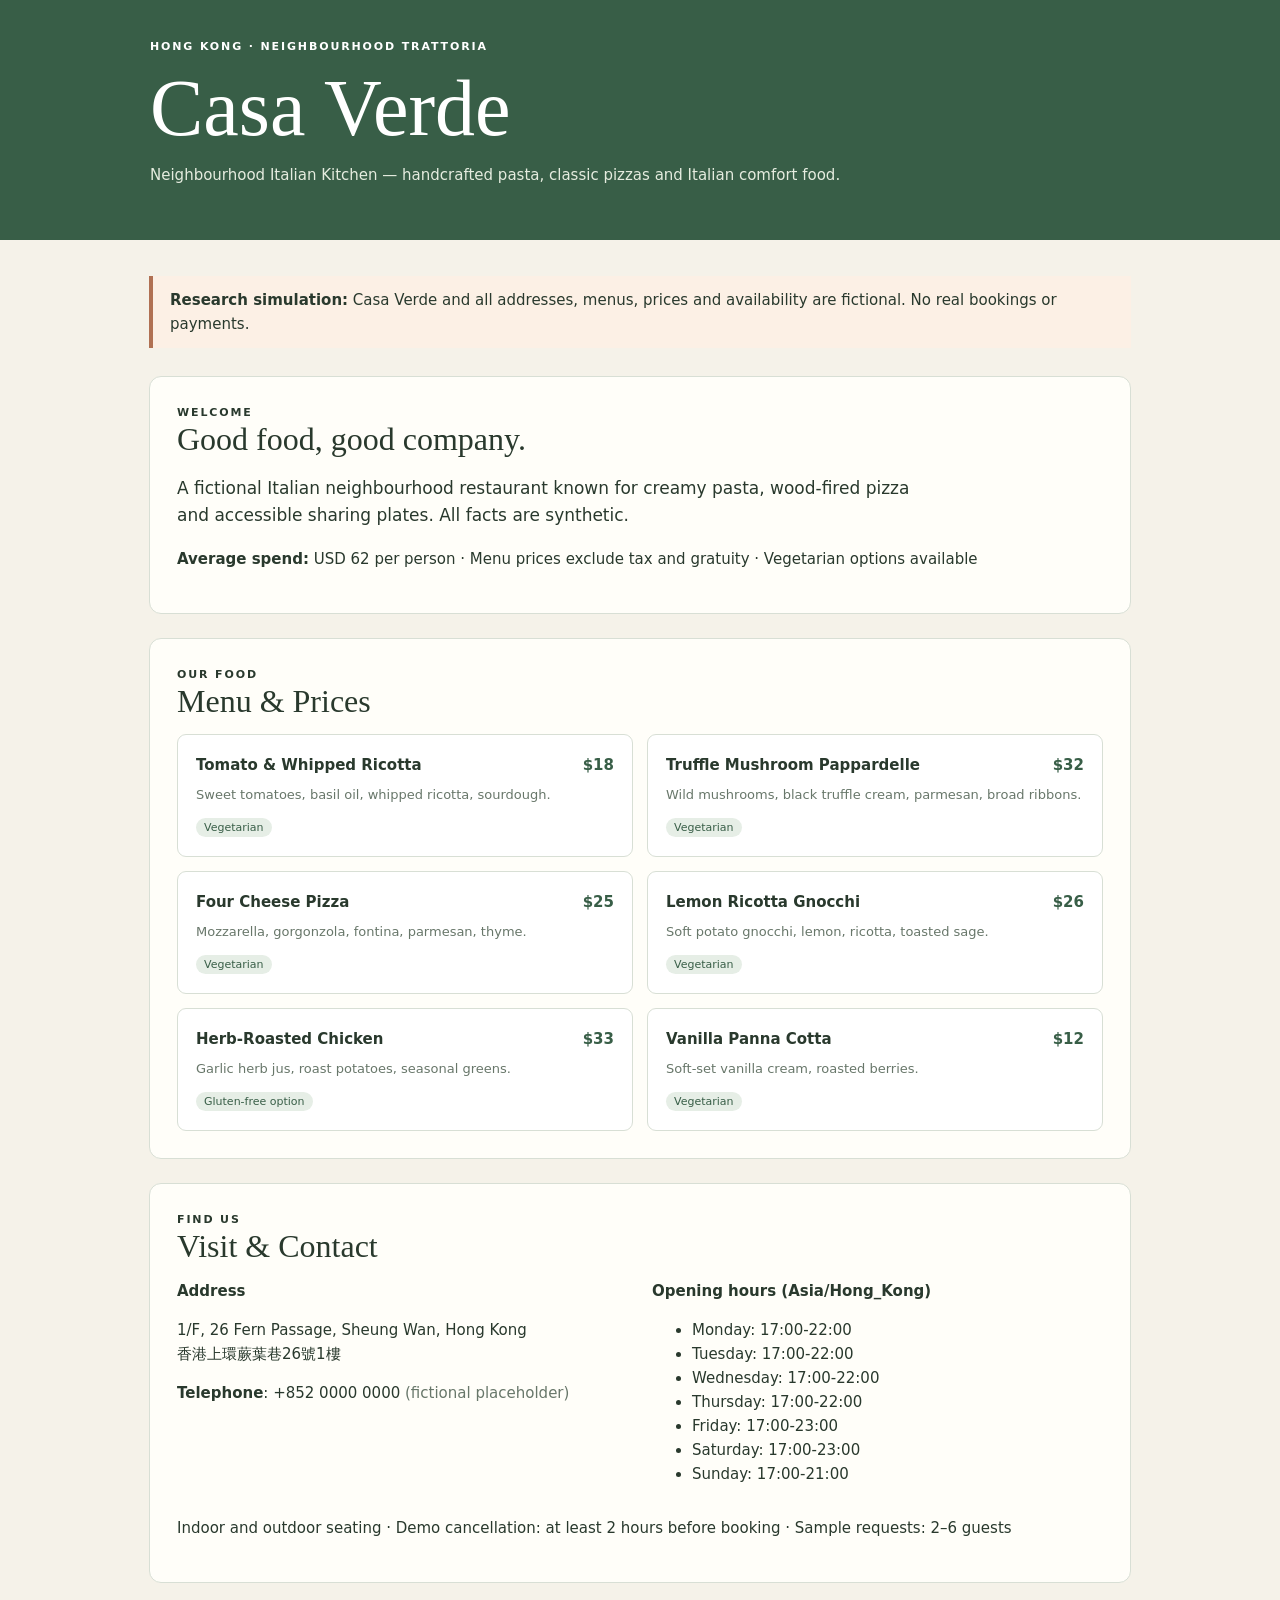
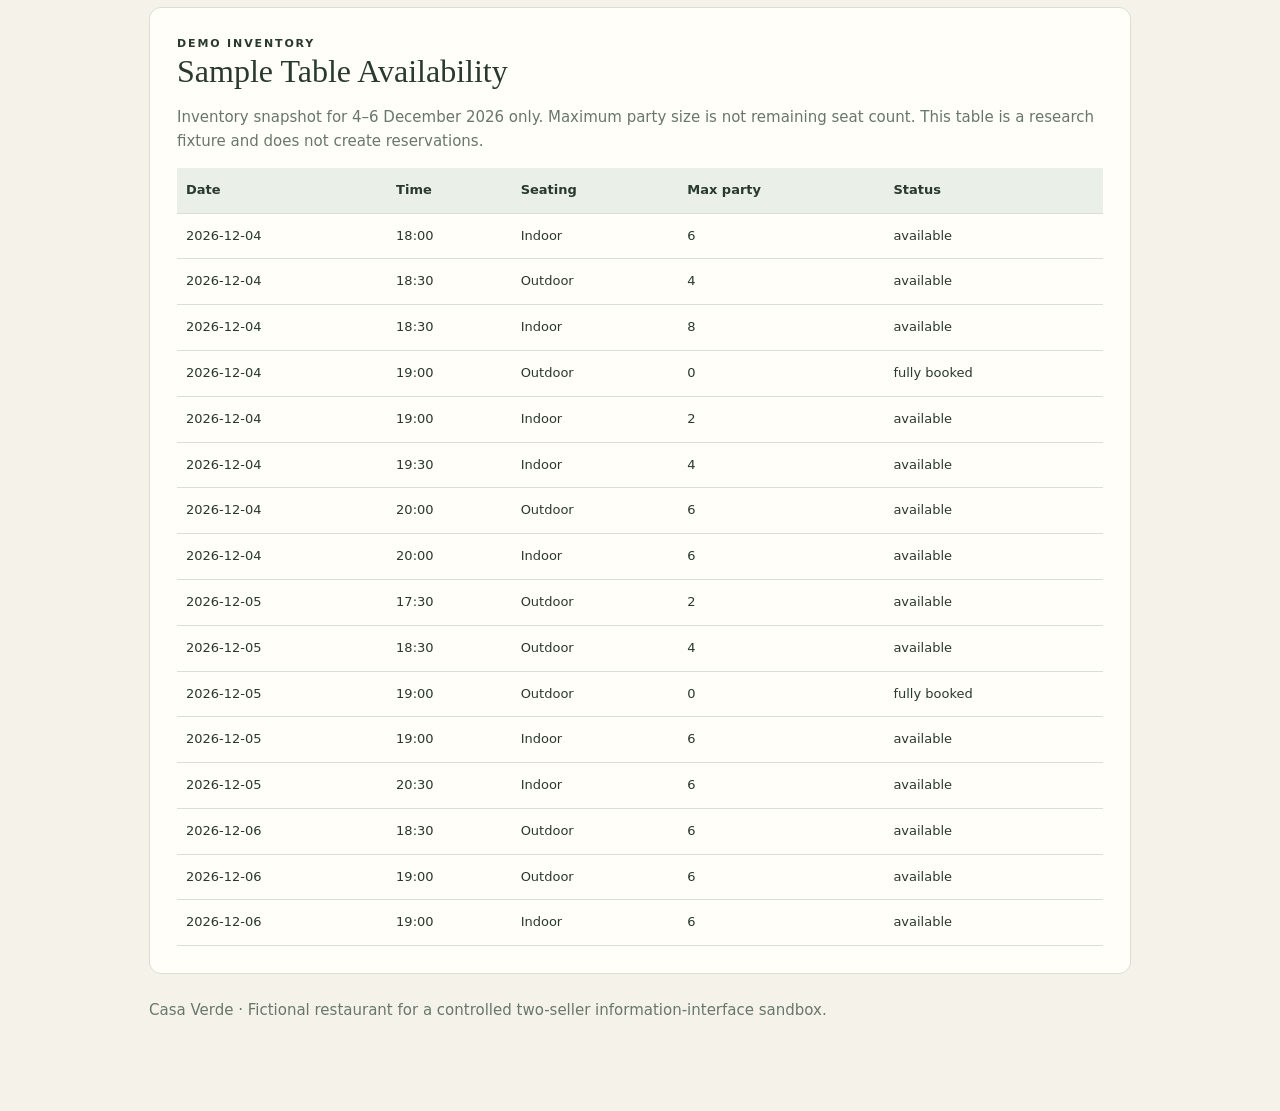
<file: seller-interface-sandbox/website-verde/index.html>
<!doctype html><html lang="en"><head><meta charset="utf-8"><meta name="viewport" content="width=device-width,initial-scale=1"><title>Casa Verde — Neighbourhood Italian Kitchen</title><meta name="description" content="Casa Verde, a fictional restaurant used for AI buyer agent experiments."><style>
:root{--bg:#f5f2e9;--ink:#29392d;--quiet:#68776a;--olive:#385e47;--line:#d8dfd5;--paper:#fffef9;--rust:#b07153}*{box-sizing:border-box}body{margin:0;background:var(--bg);font:15px/1.6 system-ui,-apple-system,sans-serif;color:var(--ink)}header{background:var(--olive);color:#fff;padding:38px max(24px,calc((100vw - 980px)/2))}header p{max-width:740px;color:#e5ecdf}h1{font:normal clamp(3rem,8vw,5rem) Georgia,serif;line-height:1;margin:12px 0}h2{font:normal 2rem Georgia,serif;margin:0 0 14px}.tag{font-weight:750;letter-spacing:.17em;font-size:11px;text-transform:uppercase}.wrap{max-width:1030px;margin:auto;padding:36px 24px 74px}.notice{border-left:4px solid var(--rust);padding:12px 17px;background:#fcf0e5;margin-bottom:28px}.box{background:var(--paper);border:1px solid var(--line);border-radius:12px;padding:27px;margin:24px 0}.intro{font-size:17px;max-width:740px}.muted{color:var(--quiet)}.menu{display:grid;grid-template-columns:repeat(2,minmax(0,1fr));gap:14px}.dish{border:1px solid var(--line);border-radius:9px;padding:18px;background:#fff}.dish .headline{display:flex;justify-content:space-between;gap:13px;font-weight:780}.dish .price{color:var(--olive);white-space:nowrap}.dish p{font-size:13px;margin:8px 0;color:var(--quiet)}.pill{font-size:11px;background:#e6eee6;color:var(--olive);padding:3px 8px;border-radius:99px}.table-scroller{overflow:auto}table{width:100%;border-collapse:collapse;min-width:570px;font-size:13px}th,td{padding:12px 9px;text-align:left;border-bottom:1px solid var(--line)}th{background:#eaf0e7}.columns{display:grid;grid-template-columns:1fr 1fr;gap:24px}a{color:var(--olive)}@media(max-width:650px){.menu,.columns{grid-template-columns:1fr}header{padding:35px 22px}}</style></head><body><header><div class="tag">Hong Kong · Neighbourhood Trattoria</div><h1>Casa Verde</h1><p>Neighbourhood Italian Kitchen — handcrafted pasta, classic pizzas and Italian comfort food.</p></header><main class="wrap"><div class="notice"><strong>Research simulation:</strong> Casa Verde and all addresses, menus, prices and availability are fictional. No real bookings or payments.</div><section class="box"><div class="tag">Welcome</div><h2>Good food, good company.</h2><p class="intro">A fictional Italian neighbourhood restaurant known for creamy pasta, wood-fired pizza and accessible sharing plates. All facts are synthetic.</p><p><strong>Average spend:</strong> USD 62 per person · Menu prices exclude tax and gratuity · Vegetarian options available</p></section><section class="box" id="menu"><div class="tag">Our food</div><h2>Menu & Prices</h2><div class="menu"><article class="dish"><div class="headline"><span>Tomato &amp; Whipped Ricotta</span><span class="price">$18</span></div><p>Sweet tomatoes, basil oil, whipped ricotta, sourdough.</p><span class="pill">Vegetarian</span></article>
<article class="dish"><div class="headline"><span>Truffle Mushroom Pappardelle</span><span class="price">$32</span></div><p>Wild mushrooms, black truffle cream, parmesan, broad ribbons.</p><span class="pill">Vegetarian</span></article>
<article class="dish"><div class="headline"><span>Four Cheese Pizza</span><span class="price">$25</span></div><p>Mozzarella, gorgonzola, fontina, parmesan, thyme.</p><span class="pill">Vegetarian</span></article>
<article class="dish"><div class="headline"><span>Lemon Ricotta Gnocchi</span><span class="price">$26</span></div><p>Soft potato gnocchi, lemon, ricotta, toasted sage.</p><span class="pill">Vegetarian</span></article>
<article class="dish"><div class="headline"><span>Herb-Roasted Chicken</span><span class="price">$33</span></div><p>Garlic herb jus, roast potatoes, seasonal greens.</p><span class="pill">Gluten-free option</span></article>
<article class="dish"><div class="headline"><span>Vanilla Panna Cotta</span><span class="price">$12</span></div><p>Soft-set vanilla cream, roasted berries.</p><span class="pill">Vegetarian</span></article></div></section><section class="box"><div class="tag">Find us</div><h2>Visit & Contact</h2><div class="columns"><div><strong>Address</strong><p>1/F, 26 Fern Passage, Sheung Wan, Hong Kong<br>香港上環蕨葉巷26號1樓</p><p><strong>Telephone</strong>: +852 0000 0000 <span class="muted">(fictional placeholder)</span></p></div><div><strong>Opening hours (Asia/Hong_Kong)</strong><ul><li>Monday: 17:00-22:00</li><li>Tuesday: 17:00-22:00</li><li>Wednesday: 17:00-22:00</li><li>Thursday: 17:00-22:00</li><li>Friday: 17:00-23:00</li><li>Saturday: 17:00-23:00</li><li>Sunday: 17:00-21:00</li></ul></div></div><p>Indoor and outdoor seating · Demo cancellation: at least 2 hours before booking · Sample requests: 2–6 guests</p></section><section class="box" id="availability"><div class="tag">Demo inventory</div><h2>Sample Table Availability</h2><p class="muted">Inventory snapshot for 4–6 December 2026 only. Maximum party size is not remaining seat count. This table is a research fixture and does not create reservations.</p><div class="table-scroller"><table id="availability-table"><thead><tr><th>Date</th><th>Time</th><th>Seating</th><th>Max party</th><th>Status</th></tr></thead><tbody><tr><td>2026-12-04</td><td>18:00</td><td>Indoor</td><td>6</td><td>available</td></tr>
<tr><td>2026-12-04</td><td>18:30</td><td>Outdoor</td><td>4</td><td>available</td></tr>
<tr><td>2026-12-04</td><td>18:30</td><td>Indoor</td><td>8</td><td>available</td></tr>
<tr><td>2026-12-04</td><td>19:00</td><td>Outdoor</td><td>0</td><td>fully booked</td></tr>
<tr><td>2026-12-04</td><td>19:00</td><td>Indoor</td><td>2</td><td>available</td></tr>
<tr><td>2026-12-04</td><td>19:30</td><td>Indoor</td><td>4</td><td>available</td></tr>
<tr><td>2026-12-04</td><td>20:00</td><td>Outdoor</td><td>6</td><td>available</td></tr>
<tr><td>2026-12-04</td><td>20:00</td><td>Indoor</td><td>6</td><td>available</td></tr>
<tr><td>2026-12-05</td><td>17:30</td><td>Outdoor</td><td>2</td><td>available</td></tr>
<tr><td>2026-12-05</td><td>18:30</td><td>Outdoor</td><td>4</td><td>available</td></tr>
<tr><td>2026-12-05</td><td>19:00</td><td>Outdoor</td><td>0</td><td>fully booked</td></tr>
<tr><td>2026-12-05</td><td>19:00</td><td>Indoor</td><td>6</td><td>available</td></tr>
<tr><td>2026-12-05</td><td>20:30</td><td>Indoor</td><td>6</td><td>available</td></tr>
<tr><td>2026-12-06</td><td>18:30</td><td>Outdoor</td><td>6</td><td>available</td></tr>
<tr><td>2026-12-06</td><td>19:00</td><td>Outdoor</td><td>6</td><td>available</td></tr>
<tr><td>2026-12-06</td><td>19:00</td><td>Indoor</td><td>6</td><td>available</td></tr></tbody></table></div></section><p class="muted">Casa Verde · Fictional restaurant for a controlled two-seller information-interface sandbox.</p></main></body></html>
</file>
<file: style.css>
:root {
  --bg-1: #d7dfe5;
  --bg-2: #edf1f4;
  --ink: #182028;
  --muted: #5d6a75;
  --line: rgba(71, 90, 108, 0.16);
  --blue-gray: #5d7487;
  --blue-deep: #30424f;
  --card: rgba(252, 253, 255, 0.84);
  --card-strong: rgba(247, 250, 252, 0.92);
  --shadow: 0 28px 80px rgba(37, 52, 66, 0.15);
}

* {
  box-sizing: border-box;
}

html, body {
  margin: 0;
  min-height: 100%;
}

body {
  font-family: Inter, ui-sans-serif, -apple-system, BlinkMacSystemFont, "Segoe UI",
    Helvetica, Arial, sans-serif;
  color: var(--ink);
  background:
    radial-gradient(circle at top left, rgba(138, 164, 184, 0.28), transparent 38%),
    radial-gradient(circle at bottom right, rgba(103, 128, 147, 0.18), transparent 30%),
    linear-gradient(135deg, var(--bg-1), var(--bg-2));
  -webkit-font-smoothing: antialiased;
}

.page-shell {
  min-height: 100vh;
  padding: 42px 24px 28px;
  display: flex;
  flex-direction: column;
  justify-content: center;
}

.profile-card {
  width: min(1180px, 100%);
  margin: 0 auto;
  display: grid;
  grid-template-columns: minmax(0, 1.35fr) minmax(320px, 0.65fr);
  gap: 54px;
  padding: 42px;
  border-radius: 30px;
  background: var(--card);
  backdrop-filter: blur(16px);
  border: 1px solid rgba(255,255,255,0.65);
  box-shadow: var(--shadow);
}

.left-col {
  padding: 10px 2px;
  display: flex;
  flex-direction: column;
  justify-content: center;
}

.eyebrow {
  margin: 0 0 18px;
  text-transform: uppercase;
  letter-spacing: 0.18em;
  font-size: 0.78rem;
  font-weight: 700;
  color: var(--blue-gray);
}

h1 {
  margin: 0;
  font-family: Georgia, "Times New Roman", serif;
  font-size: clamp(3.45rem, 7vw, 6.15rem);
  line-height: 0.98;
  letter-spacing: -0.045em;
  font-weight: 400;
  color: var(--ink);
}

h1 span {
  color: var(--blue-deep);
  opacity: 0.82;
  font-weight: 400;
}

.subtitle {
  margin: 22px 0 0;
  font-size: clamp(1.15rem, 2.1vw, 1.45rem);
  line-height: 1.5;
  max-width: 720px;
  color: #22303a;
  font-weight: 500;
}

.intro {
  margin-top: 32px;
  max-width: 760px;
  font-size: 1.02rem;
  line-height: 1.82;
  color: #26323c;
}

.intro p {
  margin: 0 0 20px;
}

.reachout {
  color: var(--blue-deep);
  font-weight: 600;
}

.interest-row {
  display: flex;
  flex-wrap: wrap;
  gap: 10px;
  margin-top: 16px;
}

.interest-row span {
  display: inline-flex;
  align-items: center;
  min-height: 38px;
  padding: 0 14px;
  border-radius: 999px;
  background: rgba(79, 105, 126, 0.08);
  border: 1px solid rgba(79, 105, 126, 0.12);
  color: #30414e;
  font-size: 0.92rem;
}

.right-col {
  display: flex;
  flex-direction: column;
  gap: 18px;
}

.portrait-wrap {
  border-radius: 28px;
  overflow: hidden;
  background: rgba(248, 250, 252, 0.92);
  border: 1px solid rgba(85, 103, 118, 0.10);
  box-shadow: 0 18px 44px rgba(38, 53, 64, 0.09);
}

.portrait {
  width: 100%;
  aspect-ratio: 4 / 5;
  object-fit: cover;
  object-position: center 14%;
  display: block;
  filter: saturate(0.96) contrast(0.99);
}

.contact-panel {
  border-radius: 24px;
  background: rgba(250, 252, 254, 0.92);
  border: 1px solid rgba(85, 103, 118, 0.10);
  padding: 14px 22px 10px;
}

.panel-top {
  display: flex;
  justify-content: space-between;
  align-items: baseline;
  gap: 12px;
  margin-bottom: 6px;
}

.panel-label {
  margin: 0;
  text-transform: uppercase;
  letter-spacing: 0.14em;
  font-size: 0.75rem;
  font-weight: 700;
  color: var(--blue-gray);
}

.panel-note {
  margin: 0;
  color: var(--muted);
  font-size: 0.85rem;
}

.contact-panel a {
  display: grid;
  grid-template-columns: 1fr auto;
  gap: 6px 14px;
  align-items: center;
  padding: 15px 0;
  text-decoration: none;
  color: var(--ink);
  border-top: 1px solid var(--line);
  transition: transform 140ms ease, color 140ms ease;
}

.contact-panel a:hover {
  transform: translateX(2px);
  color: var(--blue-deep);
}

.contact-panel a span:first-child {
  font-weight: 600;
}

.meta {
  color: var(--muted);
  font-size: 0.88rem;
  text-align: right;
}

.footer {
  width: min(1180px, 100%);
  margin: 14px auto 0;
  display: flex;
  justify-content: space-between;
  gap: 18px;
  color: rgba(32, 42, 50, 0.74);
  font-size: 0.88rem;
  padding: 0 4px;
}

@media (max-width: 920px) {
  .profile-card {
    grid-template-columns: 1fr;
    gap: 34px;
  }

  .right-col {
    max-width: 420px;
  }
}

@media (max-width: 620px) {
  .page-shell {
    padding: 18px 14px;
  }

  .profile-card {
    padding: 24px 20px;
    border-radius: 22px;
  }

  .footer {
    margin-top: 12px;
    flex-direction: column;
  }

  h1 {
    font-size: clamp(3rem, 16vw, 4.8rem);
  }

  .meta {
    display: none;
  }
}
</file>
